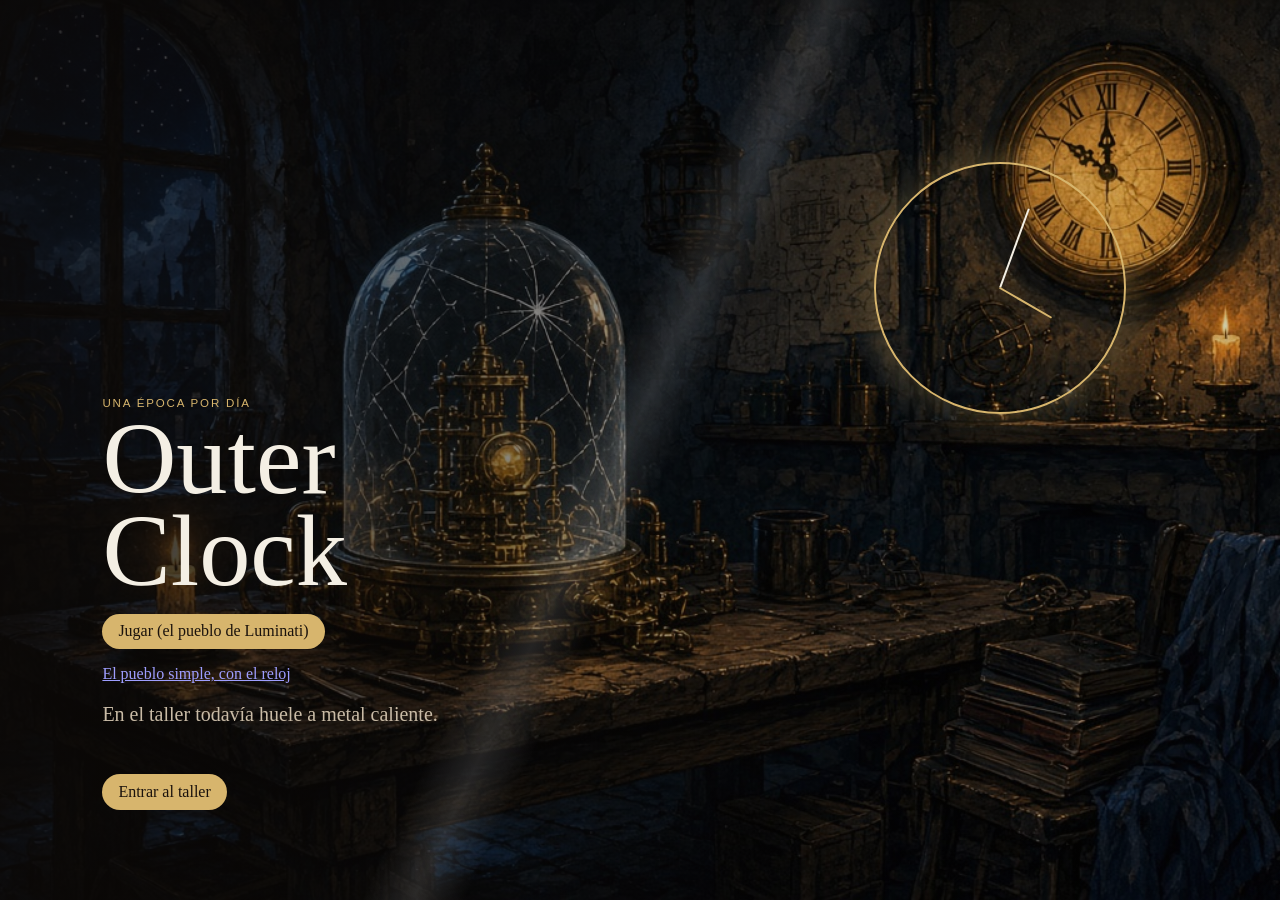
<file: index.html>
<!DOCTYPE html>
<html lang="es">
<head>
  <meta charset="utf-8">
  <meta name="viewport" content="width=device-width, initial-scale=1">
  <title>Outer Clock</title>
  <link rel="stylesheet" href="css/game.css">
</head>
<body>
  <section id="intro" aria-label="Entrada">
    <img class="intro-bg" src="img/taller.jpg" alt="">
    <div class="intro-shade"></div>
    <div class="intro-clock" aria-hidden="true"></div>
    <div class="intro-crack" aria-hidden="true"></div>
    <div class="intro-copy">
      <p class="eyebrow">Una época por día</p>
      <h1>Outer Clock</h1>
      <p><a class="play-link" href="town/game.html?campaign=emberfall-interiors&amp;autostart=1">Jugar (el pueblo de Luminati)</a></p>
      <p><a href="play.html">El pueblo simple, con el reloj</a></p>
      <p id="intro-line">En el taller todavía huele a metal caliente.</p>
      <button id="enter" type="button">Entrar al taller</button>
    </div>
  </section>

  <div id="shell" hidden>
    <header class="top">
      <div>
        <p class="eyebrow">Reloj de afuera</p>
        <p id="clock-time">--:--:--</p>
      </div>
      <div class="day-meter">
        <p id="day-left">Queda este día</p>
        <div class="bar"><span id="day-bar"></span></div>
      </div>
      <div>
        <p class="eyebrow">Dentro del mundo</p>
        <p id="inner-clock">El ámbar está quieto</p>
      </div>
    </header>

    <div class="layout">
      <main>
        <section id="scene">
          <div id="scene-bg"></div>
          <div class="scene-copy">
            <p id="scene-when" class="eyebrow"></p>
            <h2 id="scene-title"></h2>
            <p id="scene-place"></p>
          </div>
          <div id="hotspots"></div>
          <div id="dialogue" hidden>
            <p id="dialogue-who"></p>
            <p id="dialogue-text"></p>
            <div id="choices"></div>
          </div>
        </section>
        <p id="toast" role="status"></p>
      </main>

      <aside>
        <figure class="portrait">
          <img id="portrait" src="img/inventor.jpg" alt="El inventor">
          <figcaption>
            <input id="hero-name" type="text" maxlength="24" placeholder="Tu nombre" aria-label="Tu nombre">
            <label class="file">Tu foto
              <input id="photo" type="file" accept="image/*">
            </label>
          </figcaption>
        </figure>

        <section>
          <h3>Misión</h3>
          <p id="mission"></p>
        </section>

        <section>
          <h3>Inventario</h3>
          <ul id="inventory"></ul>
          <button id="combine" type="button">Combinar</button>
        </section>

        <section>
          <h3>Artilugios</h3>
          <ul id="gadgets"></ul>
        </section>

        <section>
          <h3>Personaje</h3>
          <p id="stats"></p>
        </section>

        <section>
          <h3>Bitácora</h3>
          <p id="journal"></p>
          <button id="atlas-open" type="button">Mapa de los cien tiempos</button>
          <button id="retry-future" type="button" hidden>Volver a mirar el futuro</button>
          <button id="wipe" type="button">Borrar esta partida</button>
        </section>
      </aside>
    </div>
  </div>

  <div id="atlas" hidden>
    <div class="atlas-card">
      <header>
        <h2>Cien tiempos</h2>
        <button id="atlas-close" type="button">Cerrar</button>
      </header>
      <p id="atlas-note"></p>
      <div id="atlas-grid"></div>
    </div>
  </div>

  <script src="js/eras.js"></script>
  <script src="js/game.js"></script>
</body>
</html>
</file>
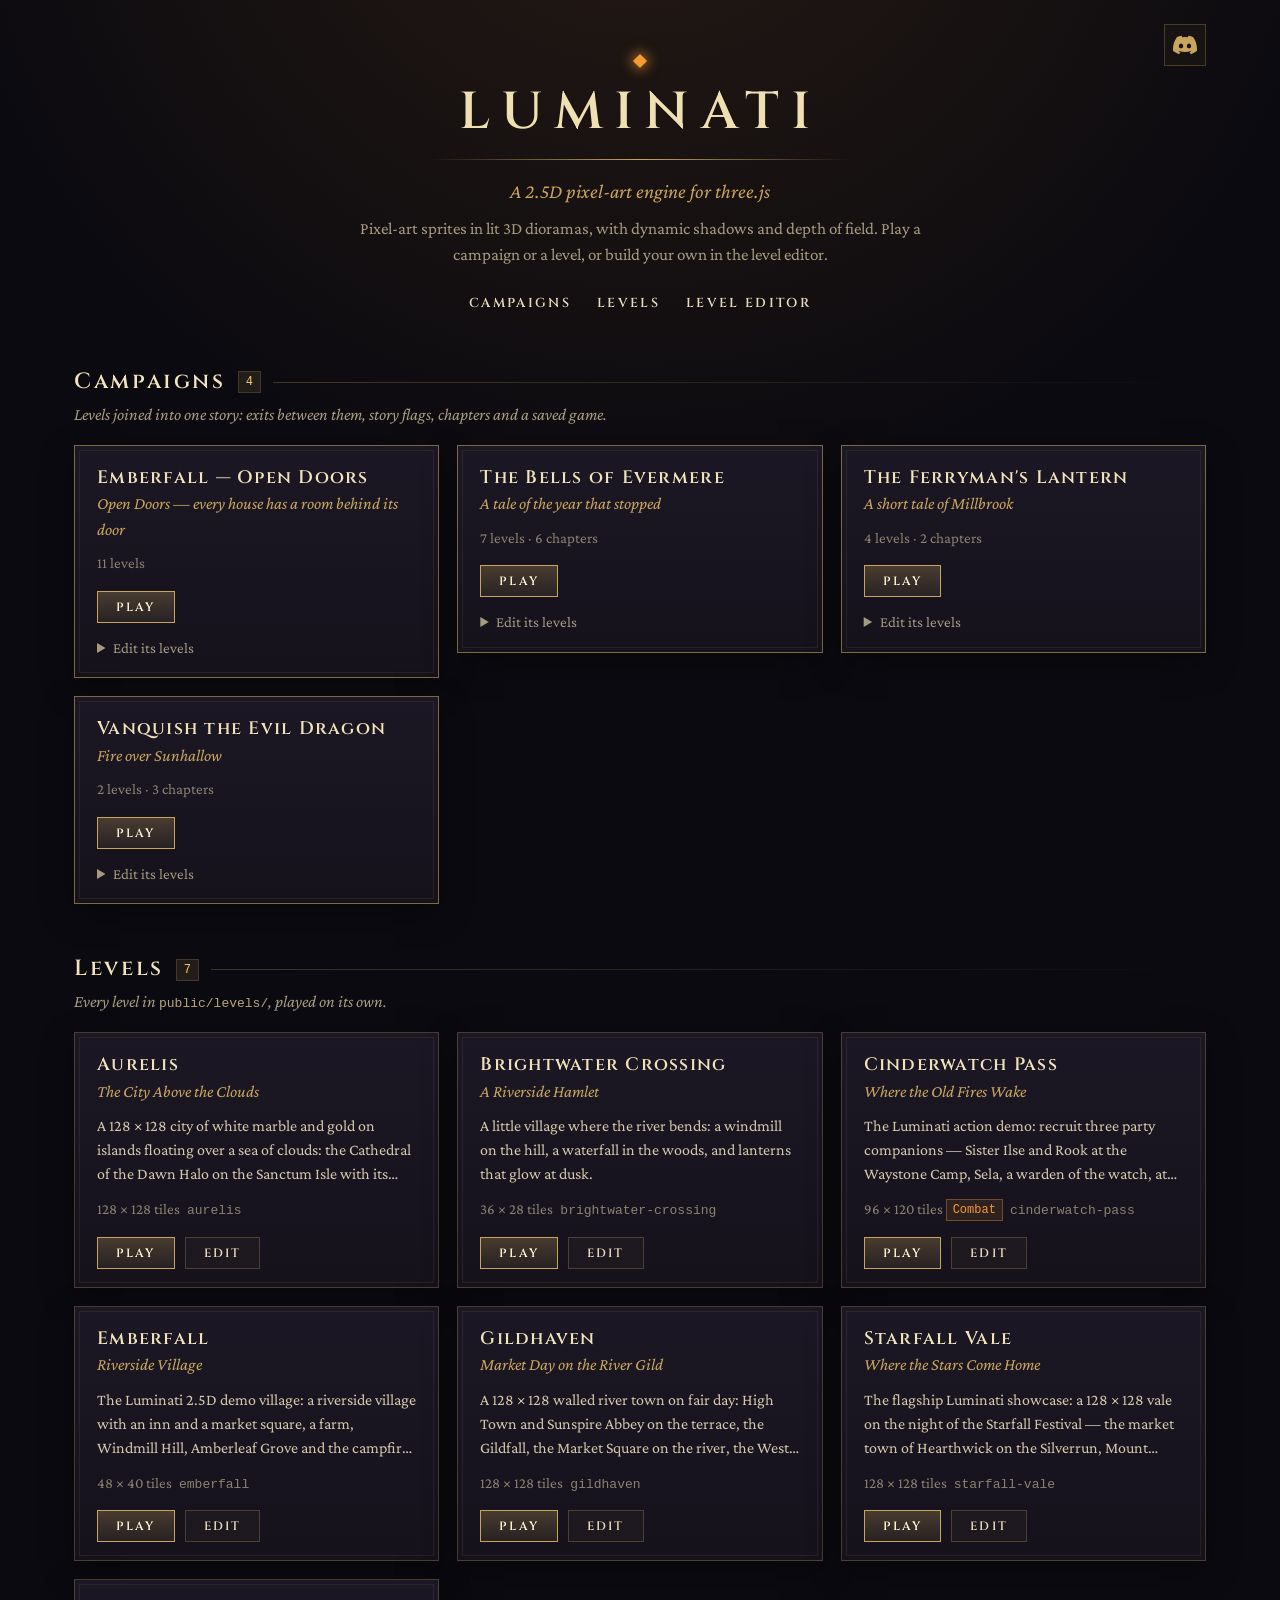
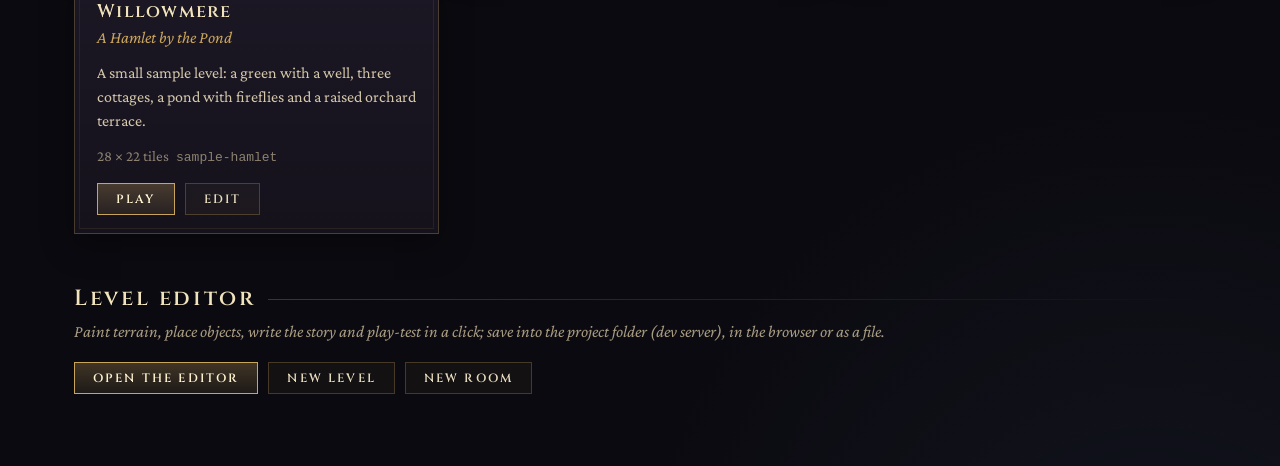
<file: town/index.html>
<!doctype html>
<html lang="en">
<head>
  <meta charset="utf-8" />
  <meta name="viewport" content="width=device-width, initial-scale=1" />
  <title>Luminati — a 2.5D pixel-art engine for three.js</title>
  <meta name="description" content="Luminati: play its campaigns and levels, or open the level editor. An open-source engine combining pixel-art sprites with lit 3D environments, dynamic shadows and depth of field." />
  <link rel="icon" type="image/svg+xml" href="data:image/svg+xml,%3Csvg xmlns='http://www.w3.org/2000/svg' viewBox='0 0 16 16' shape-rendering='crispEdges'%3E%3Crect width='16' height='16' rx='3' fill='%23140f17'/%3E%3Cpath fill='%23c9a45c' d='M7 2h2v1h1v2h1v2h1v4h-1v1h-1v1H6v-1H5v-1H4V7h1V5h1V3h1z'/%3E%3Cpath fill='%23f59a2e' d='M7 5h2v2h1v3H9v1H7v-1H6V7h1z'/%3E%3Cpath fill='%23fff6d0' d='M7 8h2v2H7z'/%3E%3C/svg%3E" />
  <link rel="stylesheet" crossorigin href="./assets/launcher-2ZjugKO-.css">
</head>
<body>
  <!-- The launcher: the list below is written by tools/vite-launcher.js from public/campaigns/ and
       public/levels/ (on every request on the dev server, once in a build). No script. -->
  <main>
    <header class="lu-head">
      <a class="lu-discord" href="https://discord.gg/FeNXqtbqgy" target="_blank" rel="noopener noreferrer"
        aria-label="Join us on Discord" title="Join us on Discord">
        <svg viewBox="0 0 24 24" width="24" height="24" aria-hidden="true" focusable="false"><path fill="currentColor" d="M20.317 4.37a19.79 19.79 0 0 0-4.885-1.515.074.074 0 0 0-.079.037c-.21.375-.444.865-.608 1.25a18.27 18.27 0 0 0-5.487 0 12.64 12.64 0 0 0-.617-1.25.077.077 0 0 0-.079-.037A19.74 19.74 0 0 0 3.677 4.37a.07.07 0 0 0-.032.027C.533 9.046-.32 13.58.099 18.058a.082.082 0 0 0 .031.056 19.9 19.9 0 0 0 5.993 3.03.078.078 0 0 0 .084-.028c.462-.63.874-1.295 1.226-1.994a.076.076 0 0 0-.041-.106 13.1 13.1 0 0 1-1.872-.892.077.077 0 0 1-.008-.128c.126-.094.252-.192.372-.291a.074.074 0 0 1 .078-.01c3.928 1.793 8.18 1.793 12.062 0a.074.074 0 0 1 .078.009c.12.099.246.198.373.292a.077.077 0 0 1-.006.127 12.3 12.3 0 0 1-1.873.892.077.077 0 0 0-.041.107c.36.698.772 1.362 1.225 1.993a.076.076 0 0 0 .084.028 19.84 19.84 0 0 0 6.002-3.03.077.077 0 0 0 .032-.054c.5-5.177-.838-9.674-3.549-13.66a.061.061 0 0 0-.031-.03zM8.02 15.331c-1.183 0-2.157-1.085-2.157-2.419 0-1.333.956-2.419 2.157-2.419 1.21 0 2.176 1.096 2.157 2.42 0 1.333-.956 2.418-2.157 2.418zm7.975 0c-1.183 0-2.157-1.085-2.157-2.419 0-1.333.955-2.419 2.157-2.419 1.21 0 2.176 1.096 2.157 2.42 0 1.333-.946 2.418-2.157 2.418z"/></svg>
      </a>
      <div class="lu-ember" aria-hidden="true"></div>
      <h1>Luminati</h1>
      <div class="lu-rule" aria-hidden="true"></div>
      <p class="lu-tagline">A 2.5D pixel-art engine for three.js</p>
      <p class="lu-intro">Pixel-art sprites in lit 3D dioramas, with dynamic shadows and depth of field.
        Play a campaign or a level, or build your own in the level editor.</p>
      <nav class="lu-jump" aria-label="Sections">
        <a href="#campaigns">Campaigns</a>
        <a href="#levels">Levels</a>
        <a href="#editor">Level editor</a>
      </nav>
    </header>
    <section class="lu-section" id="campaigns" aria-labelledby="campaigns-h">
<h2 id="campaigns-h">Campaigns <span class="lu-count">4</span></h2>
<p class="lu-lead">Levels joined into one story: exits between them, story flags, chapters and a saved game.</p>
<ul class="lu-grid lu-grid--campaigns">
<li class="lu-card lu-card--campaign">
<h3>Emberfall — Open Doors</h3>
<p class="lu-sub">Open Doors — every house has a room behind its door</p>
<p class="lu-meta">11 levels</p>
<div class="lu-actions">
<a class="lu-btn lu-btn--play" href="game.html?campaign=emberfall-interiors">Play</a>
</div>
<details class="lu-files"><summary>Edit its levels</summary><ul>
<li><a href="editor.html?open=emberfall-interiors/elder-house">Elder&#39;s Cottage</a> <code>elder-house</code></li>
<li><a href="editor.html?open=emberfall-interiors/emberfall">Emberfall</a> <code>emberfall</code></li>
<li><a href="editor.html?open=emberfall-interiors/riverside-house">Riverside House</a> <code>riverside-house</code></li>
<li><a href="editor.html?open=emberfall-interiors/thatch-cottage">Thatched Cottage</a> <code>thatch-cottage</code></li>
<li><a href="editor.html?open=emberfall-interiors/inn-upstairs">The Ember &amp; Oak</a> <code>inn-upstairs</code></li>
<li><a href="editor.html?open=emberfall-interiors/inn">The Ember &amp; Oak</a> <code>inn</code></li>
<li><a href="editor.html?open=emberfall-interiors/windmill-upper">The Windmill</a> <code>windmill-upper</code></li>
<li><a href="editor.html?open=emberfall-interiors/windmill">The Windmill</a> <code>windmill</code></li>
<li><a href="editor.html?open=emberfall-interiors/barn-loft">Tobin&#39;s Barn</a> <code>barn-loft</code></li>
<li><a href="editor.html?open=emberfall-interiors/barn">Tobin&#39;s Barn</a> <code>barn</code></li>
<li><a href="editor.html?open=emberfall-interiors/lodge">Woodcutter&#39;s Lodge</a> <code>lodge</code></li>
</ul></details>
</li>
<li class="lu-card lu-card--campaign">
<h3>The Bells of Evermere</h3>
<p class="lu-sub">A tale of the year that stopped</p>
<p class="lu-meta">7 levels · 6 chapters</p>
<div class="lu-actions">
<a class="lu-btn lu-btn--play" href="game.html?campaign=bells-of-evermere">Play</a>
</div>
<details class="lu-files"><summary>Edit its levels</summary><ul>
<li><a href="editor.html?open=bells-of-evermere/amberfield">Amberfield</a> <code>amberfield</code></li>
<li><a href="editor.html?open=bells-of-evermere/evermere-spring">Evermere</a> <code>evermere-spring</code></li>
<li><a href="editor.html?open=bells-of-evermere/evermere">Evermere</a> <code>evermere</code></li>
<li><a href="editor.html?open=bells-of-evermere/rimeholt">Rimeholt</a> <code>rimeholt</code></li>
<li><a href="editor.html?open=bells-of-evermere/saltcombe">Saltcombe</a> <code>saltcombe</code></li>
<li><a href="editor.html?open=bells-of-evermere/bell-court">The Bell Court</a> <code>bell-court</code></li>
<li><a href="editor.html?open=bells-of-evermere/blossomwood">The Blossomwood</a> <code>blossomwood</code></li>
<li><a href="editor.html?open=bells-of-evermere/halloway-forge">The Halloway Forge</a> <code>halloway-forge</code></li>
</ul></details>
</li>
<li class="lu-card lu-card--campaign">
<h3>The Ferryman&#39;s Lantern</h3>
<p class="lu-sub">A short tale of Millbrook</p>
<p class="lu-meta">4 levels · 2 chapters</p>
<div class="lu-actions">
<a class="lu-btn lu-btn--play" href="game.html?campaign=ferrymans-lantern">Play</a>
</div>
<details class="lu-files"><summary>Edit its levels</summary><ul>
<li><a href="editor.html?open=ferrymans-lantern/mill-road">Mill Road</a> <code>mill-road</code></li>
<li><a href="editor.html?open=ferrymans-lantern/millbrook-dusk">Millbrook</a> <code>millbrook-dusk</code></li>
<li><a href="editor.html?open=ferrymans-lantern/millbrook">Millbrook</a> <code>millbrook</code></li>
<li><a href="editor.html?open=ferrymans-lantern/mill-cellar">The Mill Cellar</a> <code>mill-cellar</code></li>
<li><a href="editor.html?open=ferrymans-lantern/old-quarry">The Old Quarry</a> <code>old-quarry</code></li>
</ul></details>
</li>
<li class="lu-card lu-card--campaign">
<h3>Vanquish the Evil Dragon</h3>
<p class="lu-sub">Fire over Sunhallow</p>
<p class="lu-meta">2 levels · 3 chapters</p>
<div class="lu-actions">
<a class="lu-btn lu-btn--play" href="game.html?campaign=vanquish-the-evil-dragon">Play</a>
</div>
<details class="lu-files"><summary>Edit its levels</summary><ul>
<li><a href="editor.html?open=vanquish-the-evil-dragon/sunhallow-festival">Sunhallow</a> <code>sunhallow-festival</code></li>
<li><a href="editor.html?open=vanquish-the-evil-dragon/sunhallow">Sunhallow</a> <code>sunhallow</code></li>
<li><a href="editor.html?open=vanquish-the-evil-dragon/wyrmspine">The Wyrmspine</a> <code>wyrmspine</code></li>
</ul></details>
</li>
</ul>
</section>
<section class="lu-section" id="levels" aria-labelledby="levels-h">
<h2 id="levels-h">Levels <span class="lu-count">7</span></h2>
<p class="lu-lead">Every level in <code>public/levels/</code>, played on its own.</p>
<ul class="lu-grid">
<li class="lu-card">
<h3>Aurelis</h3>
<p class="lu-sub">The City Above the Clouds</p>
<p class="lu-desc">A 128 × 128 city of white marble and gold on islands floating over a sea of clouds: the Cathedral of the Dawn Halo on the Sanctum Isle with its beam and halos, the Court of Radiance between two rills that fall into the void, the Grand Viaduct from the Arrival Terrace, the Gardens of Aster, the Athenaeum and its observatory, the Crystal Islets, the Terraces of Dawn and the Lantern Quay — nine viaducts, floating islets, crystals, rune circles and camera vistas. Generated by tools/make-aurelis.mjs.</p>
<p class="lu-meta">128 × 128 tiles <code>aurelis</code></p>
<div class="lu-actions">
<a class="lu-btn lu-btn--play" href="game.html?level=aurelis">Play</a>
<a class="lu-btn" href="editor.html?open=aurelis">Edit</a>
</div></li>
<li class="lu-card">
<h3>Brightwater Crossing</h3>
<p class="lu-sub">A Riverside Hamlet</p>
<p class="lu-desc">A little village where the river bends: a windmill on the hill, a waterfall in the woods, and lanterns that glow at dusk.</p>
<p class="lu-meta">36 × 28 tiles <code>brightwater-crossing</code></p>
<div class="lu-actions">
<a class="lu-btn lu-btn--play" href="game.html?level=brightwater-crossing">Play</a>
<a class="lu-btn" href="editor.html?open=brightwater-crossing">Edit</a>
</div></li>
<li class="lu-card">
<h3>Cinderwatch Pass</h3>
<p class="lu-sub">Where the Old Fires Wake</p>
<p class="lu-desc">The Luminati action demo: recruit three party companions — Sister Ilse and Rook at the Waystone Camp, Sela, a warden of the watch, at the Crossroads Waystone — and climb a 96 × 120 mountain pass through the Mossy Glade, the Bramble Ruins or the Hollow Mire and the Cinder Quarry to Cinderheart&#39;s caldera: slimes, goblins, archers, shamans, bats, boars and a three-phase boss, balanced for a party of four. Generated by tools/make-cinderwatch-pass.mjs.</p>
<p class="lu-meta">96 × 120 tiles <span class="lu-tag">Combat</span> <code>cinderwatch-pass</code></p>
<div class="lu-actions">
<a class="lu-btn lu-btn--play" href="game.html?level=cinderwatch-pass">Play</a>
<a class="lu-btn" href="editor.html?open=cinderwatch-pass">Edit</a>
</div></li>
<li class="lu-card">
<h3>Emberfall</h3>
<p class="lu-sub">Riverside Village</p>
<p class="lu-desc">The Luminati 2.5D demo village: a riverside village with an inn and a market square, a farm, Windmill Hill, Amberleaf Grove and the campfire meadow.</p>
<p class="lu-meta">48 × 40 tiles <code>emberfall</code></p>
<div class="lu-actions">
<a class="lu-btn lu-btn--play" href="game.html?level=emberfall">Play</a>
<a class="lu-btn" href="editor.html?open=emberfall">Edit</a>
</div></li>
<li class="lu-card">
<h3>Gildhaven</h3>
<p class="lu-sub">Market Day on the River Gild</p>
<p class="lu-desc">A 128 × 128 walled river town on fair day: High Town and Sunspire Abbey on the terrace, the Gildfall, the Market Square on the river, the West and East Quarters, the Gild Pool harbour, the rows of Lantern Row and Weaver&#39;s Lane, and Fairfield outside the South Gate with the players&#39; stage and the mill. Generated by tools/make-gildhaven.mjs.</p>
<p class="lu-meta">128 × 128 tiles <code>gildhaven</code></p>
<div class="lu-actions">
<a class="lu-btn lu-btn--play" href="game.html?level=gildhaven">Play</a>
<a class="lu-btn" href="editor.html?open=gildhaven">Edit</a>
</div></li>
<li class="lu-card">
<h3>Starfall Vale</h3>
<p class="lu-sub">Where the Stars Come Home</p>
<p class="lu-desc">The flagship Luminati showcase: a 128 × 128 vale on the night of the Starfall Festival — the market town of Hearthwick on the Silverrun, Mount Lumen with its observatory and the Three Sisters falls, Goldenfield Farms, Lake Mirrormere and its fishing hamlet, the Meadowlands, the autumn Emberwood and the Old Quarry. Generated by tools/make-starfall-vale.mjs.</p>
<p class="lu-meta">128 × 128 tiles <code>starfall-vale</code></p>
<div class="lu-actions">
<a class="lu-btn lu-btn--play" href="game.html?level=starfall-vale">Play</a>
<a class="lu-btn" href="editor.html?open=starfall-vale">Edit</a>
</div></li>
<li class="lu-card">
<h3>Willowmere</h3>
<p class="lu-sub">A Hamlet by the Pond</p>
<p class="lu-desc">A small sample level: a green with a well, three cottages, a pond with fireflies and a raised orchard terrace.</p>
<p class="lu-meta">28 × 22 tiles <code>sample-hamlet</code></p>
<div class="lu-actions">
<a class="lu-btn lu-btn--play" href="game.html?level=sample-hamlet">Play</a>
<a class="lu-btn" href="editor.html?open=sample-hamlet">Edit</a>
</div></li>
</ul>
</section>
<section class="lu-section" id="editor" aria-labelledby="editor-h">
<h2 id="editor-h">Level editor</h2>
<p class="lu-lead">Paint terrain, place objects, write the story and play-test in a click; save into the project folder (dev server), in the browser or as a file.</p>
<div class="lu-actions">
<a class="lu-btn lu-btn--play" href="editor.html">Open the editor</a>
<a class="lu-btn" href="editor.html?new">New level</a>
<a class="lu-btn" href="editor.html?new=room">New room</a>
</div></section>
  </main>
</body>
</html>
</file>
<file: css/game.css>
:root {
  --ink: #f4efe4;
  --muted: #c9bba6;
  --brass: #d7b56d;
  --night: #120e0b;
  --panel: rgba(18, 14, 11, 0.78);
  color-scheme: dark;
  font-family: Georgia, "Palatino Linotype", Palatino, serif;
}

* { box-sizing: border-box; }
html, body { margin: 0; min-height: 100%; background: var(--night); color: var(--ink); }
button, input { font: inherit; color: inherit; }
button { cursor: pointer; }
img { max-width: 100%; }

.eyebrow {
  letter-spacing: 0.16em;
  text-transform: uppercase;
  font-family: "Segoe UI", sans-serif;
  font-size: 0.72rem;
  color: var(--brass);
  margin: 0 0 0.3rem;
}

#intro {
  min-height: 100vh;
  display: grid;
  place-items: end start;
  position: relative;
  overflow: hidden;
  background: #120e0b;
}
.intro-bg {
  position: absolute;
  inset: 0;
  width: 100%;
  height: 100%;
  object-fit: cover;
  animation: drift 18s ease-in-out infinite alternate;
}
.intro-shade {
  position: absolute;
  inset: 0;
  background: linear-gradient(90deg, rgba(12, 9, 7, 0.88), rgba(12, 9, 7, 0.2) 70%);
}
.intro-clock {
  position: absolute;
  width: 28vh;
  height: 28vh;
  right: 12vw;
  top: 18vh;
  border: 2px solid var(--brass);
  border-radius: 50%;
  box-shadow: 0 0 40px rgba(215, 181, 109, 0.35);
  animation: pulse 4.8s ease-in-out infinite;
}
.intro-clock::before, .intro-clock::after {
  content: "";
  position: absolute;
  left: 50%;
  top: 50%;
  background: var(--ink);
  transform-origin: center bottom;
}
.intro-clock::before { width: 2px; height: 34%; transform: translate(-50%, -100%) rotate(20deg); }
.intro-clock::after { width: 2px; height: 24%; transform: translate(-50%, -100%) rotate(120deg); background: var(--brass); }
.intro-crack {
  position: absolute;
  inset: 0;
  background: linear-gradient(115deg, transparent 46%, rgba(255,255,255,0.35) 49%, transparent 52%);
  mix-blend-mode: screen;
  opacity: 0;
  animation: crack 18s ease forwards;
}
.intro-copy { position: relative; padding: 8vh 8vw 10vh; max-width: 40rem; }
h1 { font-weight: normal; font-size: clamp(3rem, 8vw, 6.5rem); margin: 0; line-height: 0.9; }
#intro-line { font-size: 1.25rem; min-height: 3.2rem; color: var(--muted); }
#enter, #combine, #atlas-open, #atlas-close, #retry-future, .spot, .choice {
  background: transparent;
  border: 1px solid var(--brass);
  border-radius: 999px;
  padding: 0.55rem 1rem;
}
#enter, .play-link { background: var(--brass); color: #1a120c; border: 0; text-decoration: none; display: inline-block; border-radius: 999px; padding: 0.55rem 1rem; }

@keyframes drift { from { transform: scale(1); } to { transform: scale(1.06); } }
@keyframes pulse { 50% { box-shadow: 0 0 70px rgba(215, 181, 109, 0.7); } }
@keyframes crack { 70% { opacity: 0; } 85% { opacity: 1; } 100% { opacity: 0.35; } }

.top {
  display: grid;
  grid-template-columns: 1fr 1.4fr 1fr;
  gap: 1rem;
  padding: 1rem 1.2rem 0;
  align-items: end;
}
#clock-time, #inner-clock, #day-left { margin: 0; font-size: 1.15rem; }
.bar { height: 8px; background: #2a241c; border-radius: 99px; margin-top: 0.4rem; overflow: hidden; }
#day-bar { display: block; height: 100%; width: 0; background: linear-gradient(90deg, #8a5a2a, var(--brass)); }

.layout { display: grid; grid-template-columns: 1fr 300px; gap: 1rem; padding: 1rem; }
#scene {
  position: relative;
  min-height: 68vh;
  border-radius: 18px;
  overflow: hidden;
  background: #1a120c;
}
#scene-bg { position: absolute; inset: 0; background-size: cover; background-position: center; }
#scene[data-look="cueva"] { font-family: Georgia, serif; }
#scene[data-look="cueva"] #scene-bg { filter: sepia(0.45) contrast(1.15); }
#scene[data-look="rio"] #scene-bg { filter: saturate(1.2) hue-rotate(8deg); }
#scene[data-look="polvo"] #scene-bg { filter: sepia(0.35); }
#scene[data-look="burgo"] .spot { border-radius: 2px; }
#scene[data-look="marea"] #scene-bg { filter: hue-rotate(150deg) saturate(0.8); }
#scene[data-look="imprenta"] #scene-bg { filter: grayscale(0.35) contrast(1.2); }
#scene[data-look="vapor"] #scene-bg { filter: contrast(1.2) saturate(0.7); }
#scene[data-look="ondas"] #scene-bg { filter: hue-rotate(190deg); }
#scene[data-look="partida"] #scene-bg { filter: grayscale(0.55); }
#scene[data-look="despues"] #scene-bg { filter: saturate(0.85) brightness(1.05); }
#scene[data-look="taller"] .spot { border-color: #d7b56d; }
#scene.slow #scene-bg { animation: slow-world 24s linear infinite; filter: saturate(0.7); }
#scene.slow .spot { animation: slow-world 24s linear infinite; }
@keyframes slow-world { 50% { transform: translateY(2px); } }
.scene-copy { position: relative; padding: 1.2rem 1.3rem; max-width: 36rem; text-shadow: 0 2px 12px #000; }
#hotspots { position: relative; display: flex; flex-wrap: wrap; gap: 0.6rem; padding: 0 1.2rem 5rem; }
.spot { background: rgba(18, 14, 11, 0.72); }
.spot[disabled] { opacity: 0.45; }
#dialogue {
  position: absolute;
  left: 1rem;
  right: 1rem;
  bottom: 1rem;
  background: var(--panel);
  border: 1px solid rgba(215, 181, 109, 0.4);
  border-radius: 14px;
  padding: 0.8rem 1rem;
}
#choices { display: flex; flex-wrap: wrap; gap: 0.4rem; }
aside section, .portrait {
  background: var(--panel);
  border: 1px solid rgba(215, 181, 109, 0.25);
  border-radius: 14px;
  padding: 0.8rem;
  margin-bottom: 0.7rem;
}
.portrait img { width: 100%; height: 220px; object-fit: cover; border-radius: 10px; }
.portrait.coat img { outline: 8px solid #5c5146; outline-offset: -12px; }
h3 { margin: 0 0 0.4rem; font-weight: normal; color: var(--brass); }
#inventory, #gadgets { list-style: none; padding: 0; margin: 0 0 0.6rem; }
#inventory li, #gadgets li { margin: 0.25rem 0; }
#inventory button.picked { background: var(--brass); color: #1a120c; }
#hero-name, .file {
  display: block;
  width: 100%;
  margin-top: 0.4rem;
  background: transparent;
  border: 0;
  border-bottom: 1px solid var(--brass);
}
.file input { display: block; margin-top: 0.3rem; font-family: "Segoe UI", sans-serif; font-size: 0.8rem; }
#toast { min-height: 1.4rem; color: var(--brass); }
#atlas {
  position: fixed;
  inset: 0;
  background: rgba(8, 6, 5, 0.82);
  display: grid;
  place-items: center;
  padding: 1rem;
}
#atlas[hidden], #shell[hidden], #dialogue[hidden], #intro[hidden] { display: none; }
.atlas-card {
  width: min(980px, 100%);
  max-height: 88vh;
  overflow: auto;
  background: #1a140f;
  border-radius: 16px;
  padding: 1rem;
  border: 1px solid var(--brass);
}
.atlas-card header { display: flex; justify-content: space-between; align-items: center; }
#atlas-grid { display: grid; grid-template-columns: repeat(auto-fill, minmax(140px, 1fr)); gap: 0.45rem; }
.era-cell {
  text-align: left;
  border-radius: 10px;
  padding: 0.45rem;
  border: 1px solid rgba(255,255,255,0.15);
  min-height: 92px;
  font-size: 0.82rem;
}
.era-cell small { display: block; opacity: 0.8; }
.era-cell.today { outline: 2px solid var(--brass); }
.era-cell.done { box-shadow: inset 0 0 0 2px #7fbf6a; }

@media (max-width: 860px) {
  .top, .layout { grid-template-columns: 1fr; }
  .intro-clock { display: none; }
}
</file>
<file: town/assets/launcher-2ZjugKO-.css>
@font-face{font-family:Cinzel;font-style:normal;font-display:swap;font-weight:600;src:url(./cinzel-latin-ext-600-normal-BEFdM_VE.woff2)format("woff2"),url(./cinzel-latin-ext-600-normal-BY9Mq9iK.woff)format("woff");unicode-range:U+100-2BA,U+2BD-2C5,U+2C7-2CC,U+2CE-2D7,U+2DD-2FF,U+304,U+308,U+329,U+1D00-1DBF,U+1E00-1E9F,U+1EF2-1EFF,U+2020,U+20A0-20AB,U+20AD-20C0,U+2113,U+2C60-2C7F,U+A720-A7FF}@font-face{font-family:Cinzel;font-style:normal;font-display:swap;font-weight:600;src:url(./cinzel-latin-600-normal-Dd5YO2UX.woff2)format("woff2"),url(./cinzel-latin-600-normal-CH_LB4su.woff)format("woff");unicode-range:U+??,U+131,U+152-153,U+2BB-2BC,U+2C6,U+2DA,U+2DC,U+304,U+308,U+329,U+2000-206F,U+20AC,U+2122,U+2191,U+2193,U+2212,U+2215,U+FEFF,U+FFFD}@font-face{font-family:Crimson Pro;font-style:normal;font-display:swap;font-weight:400;src:url(./crimson-pro-vietnamese-400-normal-C3m3Wqkz.woff2)format("woff2"),url(./crimson-pro-vietnamese-400-normal-CEHt5KbE.woff)format("woff");unicode-range:U+102-103,U+110-111,U+128-129,U+168-169,U+1A0-1A1,U+1AF-1B0,U+300-301,U+303-304,U+308-309,U+323,U+329,U+1EA0-1EF9,U+20AB}@font-face{font-family:Crimson Pro;font-style:normal;font-display:swap;font-weight:400;src:url(./crimson-pro-latin-ext-400-normal-B3ID4PT2.woff2)format("woff2"),url(./crimson-pro-latin-ext-400-normal-BWiDT69a.woff)format("woff");unicode-range:U+100-2BA,U+2BD-2C5,U+2C7-2CC,U+2CE-2D7,U+2DD-2FF,U+304,U+308,U+329,U+1D00-1DBF,U+1E00-1E9F,U+1EF2-1EFF,U+2020,U+20A0-20AB,U+20AD-20C0,U+2113,U+2C60-2C7F,U+A720-A7FF}@font-face{font-family:Crimson Pro;font-style:normal;font-display:swap;font-weight:400;src:url(./crimson-pro-latin-400-normal-B4SlG4wx.woff2)format("woff2"),url(./crimson-pro-latin-400-normal-BzhyrSeK.woff)format("woff");unicode-range:U+??,U+131,U+152-153,U+2BB-2BC,U+2C6,U+2DA,U+2DC,U+304,U+308,U+329,U+2000-206F,U+20AC,U+2122,U+2191,U+2193,U+2212,U+2215,U+FEFF,U+FFFD}@font-face{font-family:Crimson Pro;font-style:italic;font-display:swap;font-weight:400;src:url(./crimson-pro-vietnamese-400-italic-NXtqStND.woff2)format("woff2"),url(./crimson-pro-vietnamese-400-italic-XRYdg6KH.woff)format("woff");unicode-range:U+102-103,U+110-111,U+128-129,U+168-169,U+1A0-1A1,U+1AF-1B0,U+300-301,U+303-304,U+308-309,U+323,U+329,U+1EA0-1EF9,U+20AB}@font-face{font-family:Crimson Pro;font-style:italic;font-display:swap;font-weight:400;src:url(./crimson-pro-latin-ext-400-italic-C6Jf9c7d.woff2)format("woff2"),url(./crimson-pro-latin-ext-400-italic-DuC2towc.woff)format("woff");unicode-range:U+100-2BA,U+2BD-2C5,U+2C7-2CC,U+2CE-2D7,U+2DD-2FF,U+304,U+308,U+329,U+1D00-1DBF,U+1E00-1E9F,U+1EF2-1EFF,U+2020,U+20A0-20AB,U+20AD-20C0,U+2113,U+2C60-2C7F,U+A720-A7FF}@font-face{font-family:Crimson Pro;font-style:italic;font-display:swap;font-weight:400;src:url(./crimson-pro-latin-400-italic-BJbyz_Tg.woff2)format("woff2"),url(./crimson-pro-latin-400-italic-iL-nM4zC.woff)format("woff");unicode-range:U+??,U+131,U+152-153,U+2BB-2BC,U+2C6,U+2DA,U+2DC,U+304,U+308,U+329,U+2000-206F,U+20AC,U+2122,U+2191,U+2193,U+2212,U+2215,U+FEFF,U+FFFD}:root{--bg:#0b0a10;--panel:#15121c;--panel-2:#1b1724;--line:#c9a45c47;--gold:#c9a45c;--gold-hi:#f2d072;--text:#e8dcc0;--muted:#a79a80;--dim:#8d8270;--chip:#c9a45c1f;--ember:#f59a2e;--lightningcss-light: ;--lightningcss-dark:initial;color-scheme:dark}*{box-sizing:border-box}html,body{background:var(--bg);color:var(--text);margin:0}html{scroll-behavior:smooth}body{background:radial-gradient(ellipse 80% 50% at 50% -10%, #f59a2e1f, transparent 70%), radial-gradient(ellipse 60% 40% at 90% 110%, #6a8fd614, transparent 70%), var(--bg);min-height:100vh;font:400 17px/1.5 Crimson Pro,Georgia,Times New Roman,serif}main{max-width:1180px;margin:0 auto;padding:56px 24px 72px}code{color:#b9a67a;font:13px/1.4 ui-monospace,Consolas,monospace}a{color:var(--gold-hi)}.lu-head{text-align:center;margin-bottom:48px;position:relative}.lu-discord{color:var(--gold);border:1px solid var(--line);background:#c9a45c0a;padding:8px;transition:background .2s,border-color .2s,color .2s;display:inline-flex;position:absolute;top:-32px;right:0}.lu-discord:hover,.lu-discord:focus-visible{color:#fff3d2;border-color:var(--gold-hi);background:#c9a45c2e;outline:none}.lu-ember{background:var(--ember);width:10px;height:10px;margin:0 auto 18px;transform:rotate(45deg);box-shadow:0 0 12px 3px #f59a2e80}h1{letter-spacing:.22em;color:#efe0b4;text-transform:uppercase;margin:0;font:600 clamp(32px,6vw,52px)/1.1 Cinzel,Georgia,serif}.lu-rule{background:linear-gradient(90deg, transparent, var(--gold), transparent);width:min(420px,70%);height:1px;margin:18px auto 16px}.lu-tagline{color:var(--gold);margin:0 0 10px;font-size:20px;font-style:italic}.lu-intro{max-width:620px;color:var(--muted);margin:0 auto}.lu-jump{flex-wrap:wrap;justify-content:center;gap:8px 22px;margin-top:24px;display:flex}.lu-jump a{color:var(--text);letter-spacing:.18em;text-transform:uppercase;border-bottom:1px solid #0000;padding:6px 2px;font:600 13px/1 Cinzel,Georgia,serif;text-decoration:none}.lu-jump a:hover,.lu-jump a:focus-visible{color:var(--gold-hi);border-bottom-color:var(--gold);outline:none}.lu-section{margin-top:52px;scroll-margin-top:24px}.lu-section h2{letter-spacing:.12em;color:#f1e3bb;align-items:center;gap:12px;margin:0 0 6px;font:600 22px/1.2 Cinzel,Georgia,serif;display:flex}.lu-section h2:after{content:"";background:linear-gradient(90deg, var(--line), transparent);flex:1;height:1px}.lu-count{letter-spacing:0;color:var(--gold-hi);background:var(--chip);border:1px solid #c9a45c33;padding:4px 7px;font:12px/1 ui-monospace,Consolas,monospace}.lu-lead{color:var(--muted);margin:0 0 18px;font-style:italic}.lu-empty{color:var(--dim)}.lu-grid{grid-template-columns:repeat(auto-fill,minmax(300px,1fr));gap:18px;margin:0;padding:0;list-style:none;display:grid}.lu-card{background:linear-gradient(180deg, var(--panel-2), var(--panel));border:1px solid var(--line);flex-direction:column;padding:20px 22px 18px;display:flex;position:relative;box-shadow:0 10px 30px #00000059}.lu-card:before{content:"";pointer-events:none;border:1px solid #c9a45c1a;position:absolute;inset:4px}.lu-card--campaign{border-color:#f2d07273}.lu-grid--campaigns{align-items:start}.lu-card h3{letter-spacing:.07em;color:#f1e3bb;margin:0 0 2px;font:600 18px/1.3 Cinzel,Georgia,serif}.lu-sub{color:var(--gold);margin:0 0 10px;font-style:italic}.lu-desc{color:#d4c7aa;-webkit-line-clamp:3;line-clamp:3;-webkit-box-orient:vertical;margin:0 0 12px;font-size:16px;display:-webkit-box;overflow:hidden}.lu-meta{color:var(--dim);margin:0 0 16px;font-size:15px}.lu-meta code{color:#8d8270;margin-left:4px}.lu-tag{color:var(--ember);vertical-align:1px;background:#f59a2e1a;border:1px solid #f59a2e59;padding:3px 6px;font:12px/1 ui-monospace,Consolas,monospace}.lu-actions{flex-wrap:wrap;gap:10px;margin-top:auto;display:flex}.lu-section>.lu-actions{margin-top:0}.lu-btn{border:1px solid var(--line);color:var(--text);letter-spacing:.18em;text-transform:uppercase;background:#c9a45c0a;align-items:center;padding:9px 18px;font:600 12px/1 Cinzel,Georgia,serif;text-decoration:none;transition:background .2s,border-color .2s,color .2s;display:inline-flex}.lu-btn:hover,.lu-btn:focus-visible{border-color:var(--gold-hi);color:#fff3d2;background:#c9a45c2e;outline:none}.lu-btn--play{border-color:var(--gold);color:#fff3d2;background:linear-gradient(#c9a45c47,#c9a45c1a)}.lu-btn--play:hover,.lu-btn--play:focus-visible{background:linear-gradient(#f2d07266,#c9a45c2e)}.lu-files{margin-top:14px;font-size:15px}.lu-files summary{cursor:pointer;color:var(--muted);width:-moz-fit-content;width:fit-content}.lu-files summary:hover,.lu-files summary:focus-visible{color:var(--gold-hi);outline:none}.lu-files ul{gap:4px;margin:8px 0 0;padding:0;list-style:none;display:grid}.lu-files a{color:var(--gold);border-bottom:1px dotted #c9a45c80;text-decoration:none}.lu-files a:hover,.lu-files a:focus-visible{color:var(--gold-hi);outline:none}.lu-files code{color:var(--dim);font-size:12px}.lu-section--dev h2{color:var(--muted);font-size:18px}.lu-skipped{color:var(--muted);border:1px dashed #f59a2e66;margin-top:44px;padding:12px 16px;font-size:15px}.lu-skipped p{color:var(--ember);margin:0 0 6px}.lu-skipped ul{margin:0;padding-left:18px}@media (max-width:480px){main{padding:40px 16px 56px}.lu-grid{grid-template-columns:1fr}h1{letter-spacing:.14em}}
</file>
